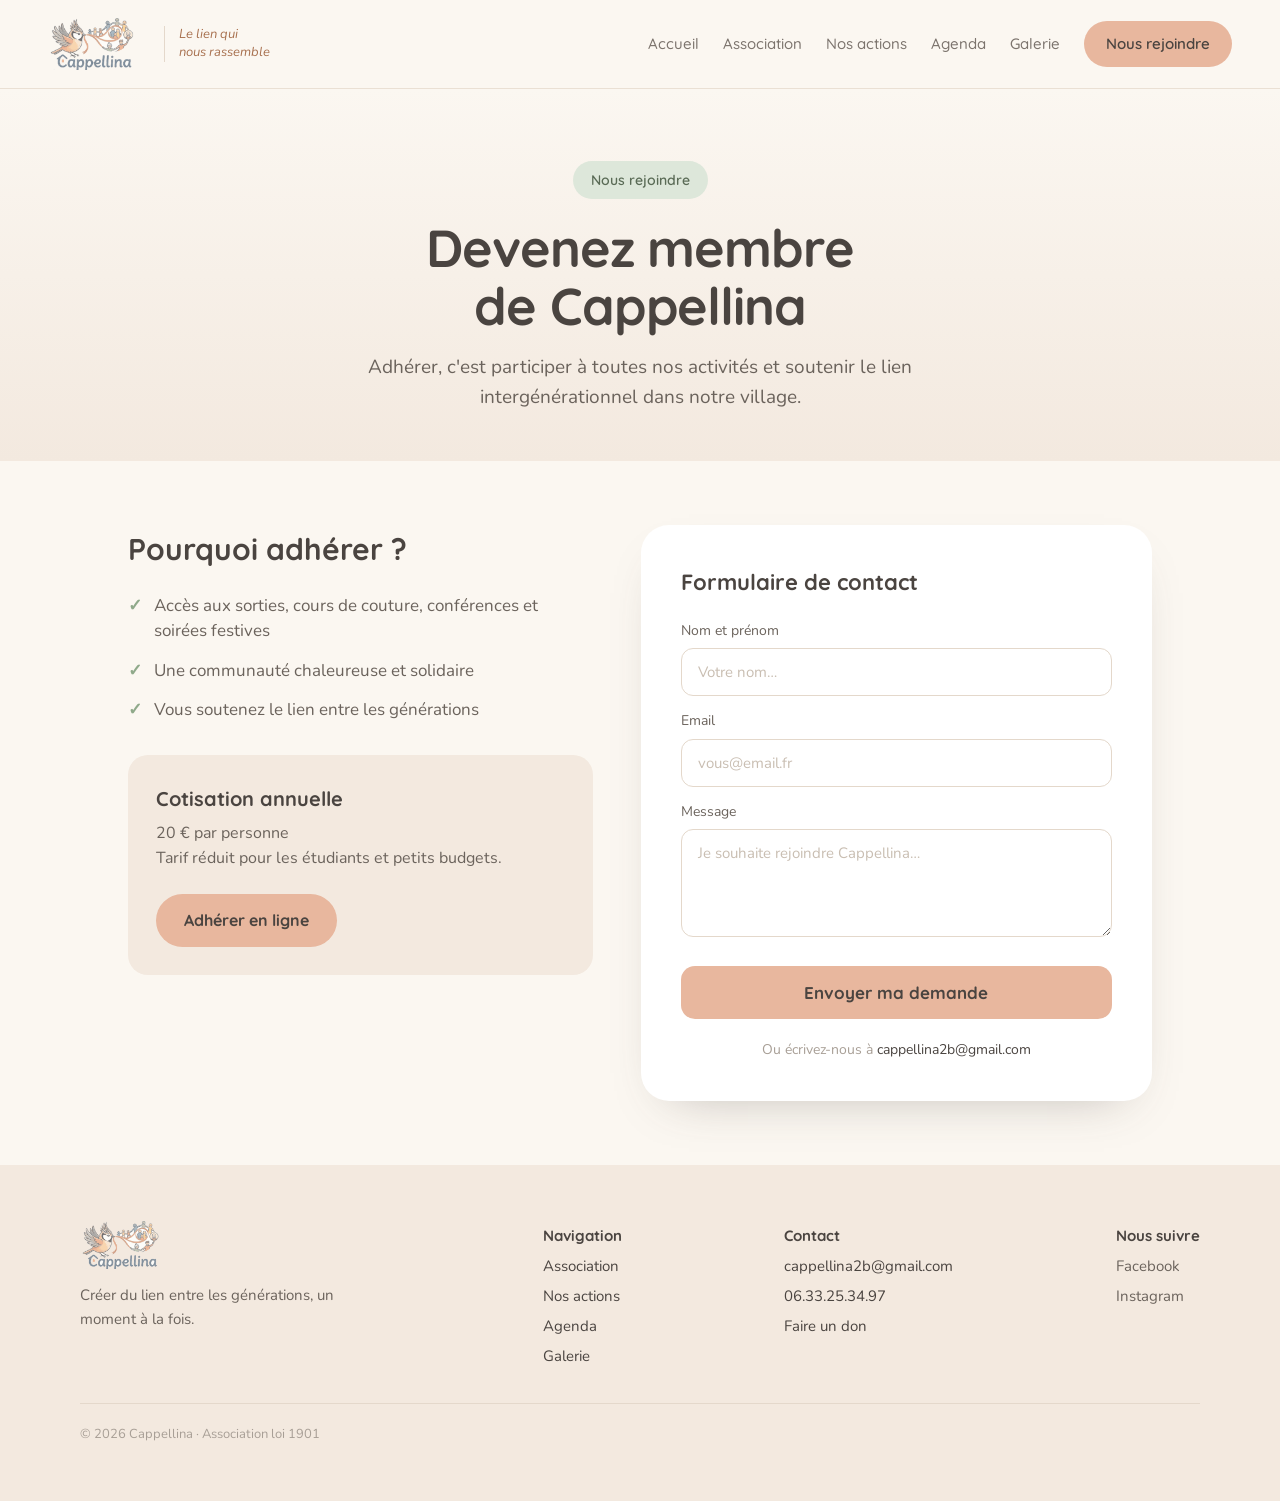
<file: adherer.html>
<!DOCTYPE html>
<html lang="fr">
<head>
<meta charset="utf-8">
<meta name="viewport" content="width=device-width, initial-scale=1">
<title>Nous rejoindre — Cappellina</title>
<meta name="description" content="Adhérer à Cappellina, c'est participer à toutes nos activités et soutenir le lien intergénérationnel. Cotisation 20 € par personne.">
<meta property="og:title" content="Nous rejoindre — Cappellina">
<meta property="og:description" content="Adhérer, c'est participer à toutes nos activités et soutenir le lien intergénérationnel dans notre village.">
<meta property="og:type" content="website">
<meta property="og:image" content="assets/banniere.jpg">
<meta property="og:locale" content="fr_FR">
<link rel="icon" href="assets/logo-cappellina.png">
<link rel="preload" href="assets/fonts/quicksand-700-latin.woff2" as="font" type="font/woff2" crossorigin>
<link rel="preload" href="assets/fonts/nunito-400-latin.woff2" as="font" type="font/woff2" crossorigin>
<link rel="stylesheet" href="assets/css/fonts.css?v=2">
<link rel="stylesheet" href="assets/css/style.css?v=2">
</head>
<body>

<a class="skip-link" href="#contenu">Aller au contenu</a>

<header class="site-header">
  <a class="brand" href="index.html">
    <img class="brand__logo" data-logo width="328" height="168" decoding="async" src="assets/logo-cappellina.png" alt="Cappellina">
    <span class="brand__tagline">Le lien qui<br>nous rassemble</span>
  </a>

  <button class="nav-toggle" type="button" aria-expanded="false" aria-controls="nav-principal" aria-label="Ouvrir le menu">
    <span class="nav-toggle__bar"></span>
    <span class="nav-toggle__bar"></span>
    <span class="nav-toggle__bar"></span>
  </button>

  <nav class="nav" id="nav-principal" aria-label="Navigation principale">
    <a class="nav__link" href="index.html">Accueil</a>
    <a class="nav__link" href="association.html">Association</a>
    <a class="nav__link" href="actions.html">Nos actions</a>
    <a class="nav__link" href="agenda.html">Agenda</a>
    <a class="nav__link" href="galerie.html">Galerie</a>
    <a class="nav__cta" href="adherer.html" aria-current="page">Nous rejoindre</a>
  </nav>
</header>

<main id="contenu">

  <div class="page-head">
    <span class="badge" data-texte="adherer.badge">Nous rejoindre</span>
    <h1 data-texte="adherer.titre">Devenez membre de Cappellina</h1>
    <p data-texte="adherer.chapo">Adhérer, c'est participer à toutes nos activités et soutenir le lien intergénérationnel dans notre village.</p>
  </div>

  <div class="wrap">
    <section class="section--sm">
      <div class="two-col two-col--form">

        <div>
          <h2 class="block-title" data-texte="adherer.pourquoi_titre">Pourquoi adhérer ?</h2>
          <ul class="checklist">
            <li data-texte="adherer.avantage1">Accès aux sorties, cours de couture, conférences et soirées festives</li>
            <li data-texte="adherer.avantage2">Une communauté chaleureuse et solidaire</li>
            <li data-texte="adherer.avantage3">Vous soutenez le lien entre les générations</li>
          </ul>

          <div class="note">
            <div class="note__title" data-texte="adherer.cotisation_titre">Cotisation annuelle</div>
            <p data-texte="adherer.cotisation_texte">20 € par personne<br>Tarif réduit pour les étudiants et petits budgets.</p>

            <!--
              Page HelloAsso de l'association. Ouvre un nouvel onglet pour que
              le futur adhérent garde le site sous la main.
              L'adresse se modifie depuis l'admin (Coordonnées & liens).
            -->
            <p class="note__action">
              <a class="btn btn--primary" data-lien="adhesion"
                 data-texte="adherer.cotisation_bouton"
                 href="https://www.helloasso.com/associations/cappellina"
                 target="_blank" rel="noopener noreferrer"
                 aria-label="Adhérer en ligne sur HelloAsso (ouvre un nouvel onglet)">Adhérer en ligne</a>
            </p>
          </div>
        </div>

        <div class="panel">
          <h2 class="panel__title" data-texte="adherer.formulaire_titre">Formulaire de contact</h2>

          <!--
            Formulaire géré par Netlify Forms : aucune configuration serveur.
            Les demandes arrivent dans l'onglet « Forms » du tableau de bord
            Netlify, avec notification par e-mail si elle est activée.
          -->
          <form class="form-fields"
                name="contact"
                method="POST"
                action="/merci.html"
                data-netlify="true"
                netlify-honeypot="bot-field">
            <input type="hidden" name="form-name" value="contact">
            <p class="hp">
              <label>Ne pas remplir si vous êtes humain : <input name="bot-field"></label>
            </p>

            <div class="field">
              <label for="nom">Nom et prénom</label>
              <input class="input" id="nom" name="nom" type="text" autocomplete="name" placeholder="Votre nom…" required>
            </div>

            <div class="field">
              <label for="email">Email</label>
              <input class="input" id="email" name="email" type="email" autocomplete="email" placeholder="vous@email.fr" required>
            </div>

            <div class="field">
              <label for="message">Message</label>
              <textarea class="input" id="message" name="message" rows="4" placeholder="Je souhaite rejoindre Cappellina…" required></textarea>
            </div>

            <button class="btn btn--block" type="submit">Envoyer ma demande</button>
          </form>

          <p class="panel__note panel__note--lg">Ou écrivez-nous à <a data-contact="email" href="mailto:cappellina2b@gmail.com">cappellina2b@gmail.com</a></p>
        </div>

      </div>
    </section>
  </div>

</main>

<footer class="site-footer">
  <div class="site-footer__cols">
    <div class="site-footer__brand">
      <img class="site-footer__logo" data-logo width="328" height="168" loading="lazy" decoding="async" src="assets/logo-cappellina.png" alt="Cappellina">
      <p data-texte="pied.baseline">Créer du lien entre les générations, un moment à la fois.</p>
    </div>
    <div class="footer-col">
      <strong>Navigation</strong><br>
      <a href="association.html">Association</a><br>
      <a href="actions.html">Nos actions</a><br>
      <a href="agenda.html">Agenda</a><br>
      <a href="galerie.html">Galerie</a>
    </div>
    <div class="footer-col">
      <strong>Contact</strong><br>
      <a data-contact="email" href="mailto:cappellina2b@gmail.com">cappellina2b@gmail.com</a><br>
      <a data-contact="telephone" href="tel:+33633253497">06.33.25.34.97</a><br>
      <a href="don.html">Faire un don</a>
    </div>
    <div class="footer-col">
      <strong>Nous suivre</strong><br>
      <span data-reseau="facebook">Facebook</span><br>
      <span data-reseau="instagram">Instagram</span>
    </div>
  </div>
  <div class="site-footer__legal" data-texte="pied.mentions">© 2026 Cappellina · Association loi 1901</div>
</footer>

<script src="assets/js/main.js?v=2" defer></script>
<script src="assets/js/render.js?v=2" defer></script>
</body>
</html>
</file>
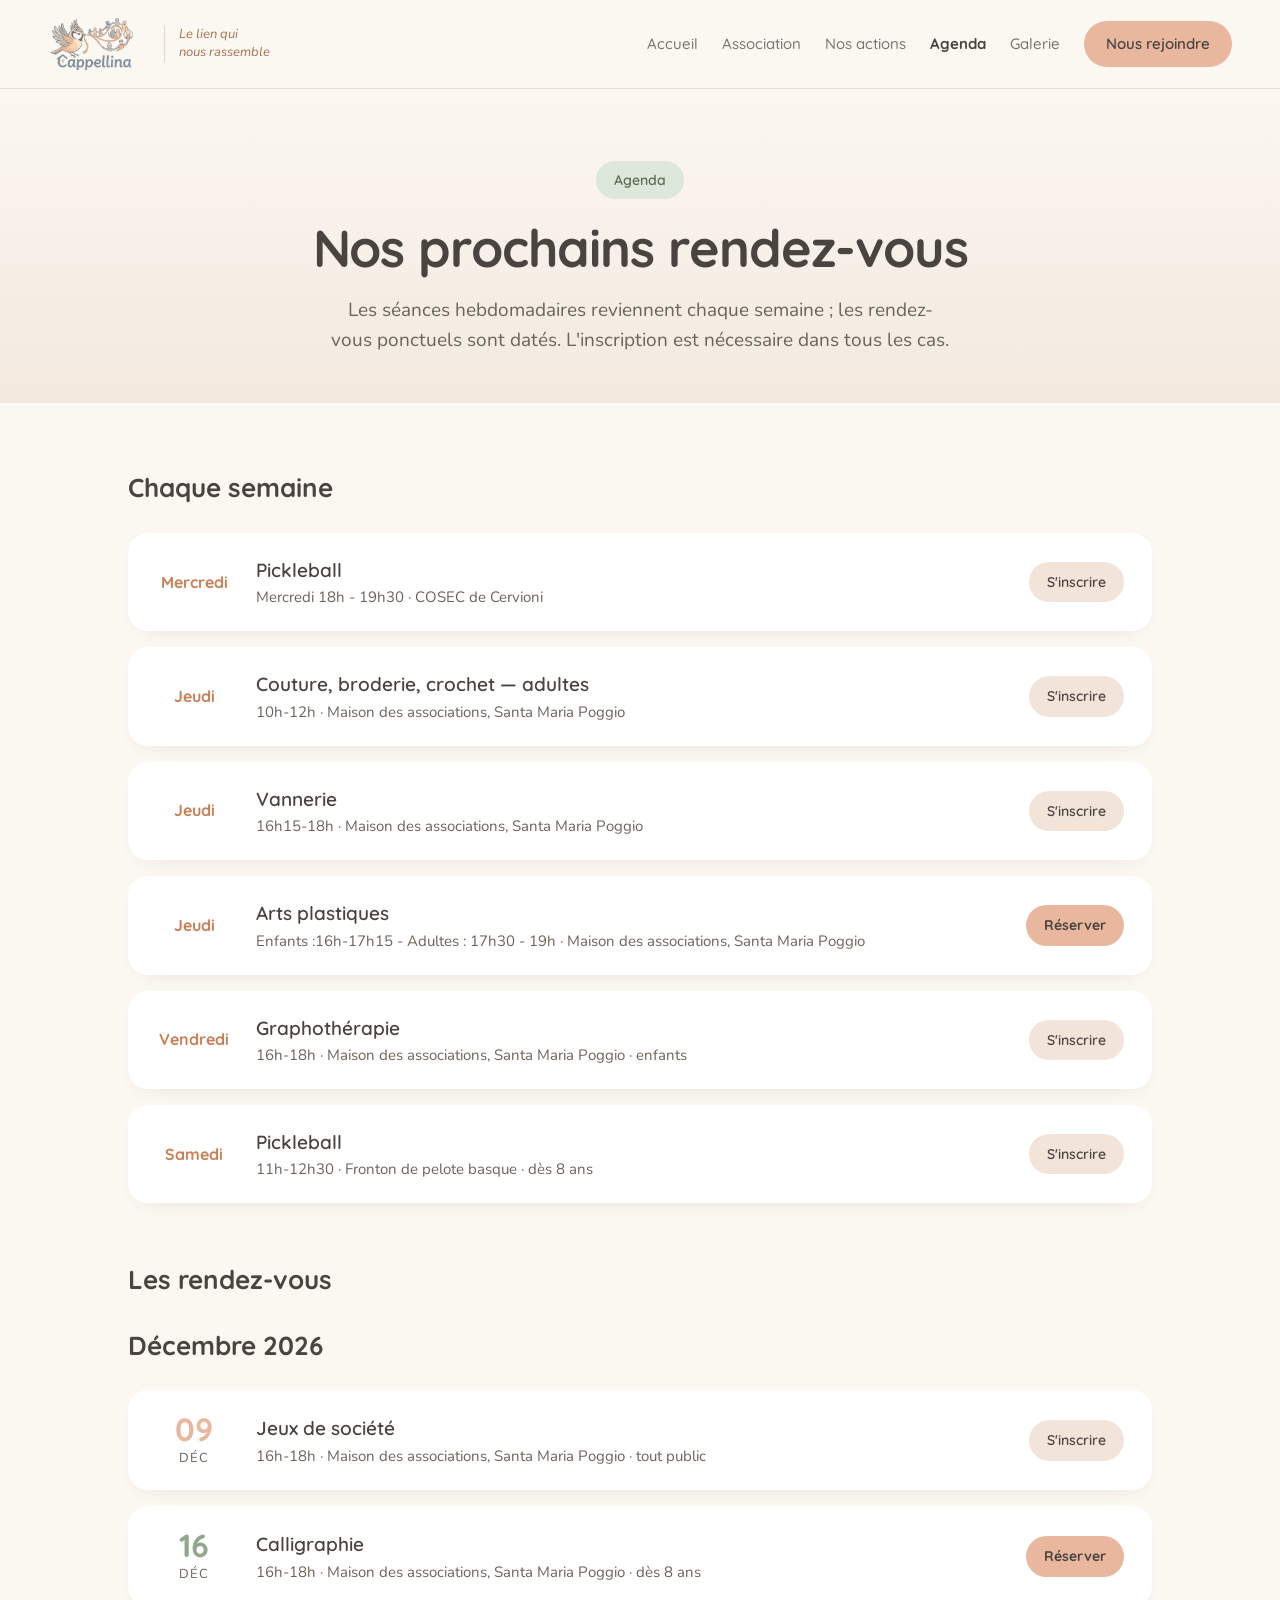
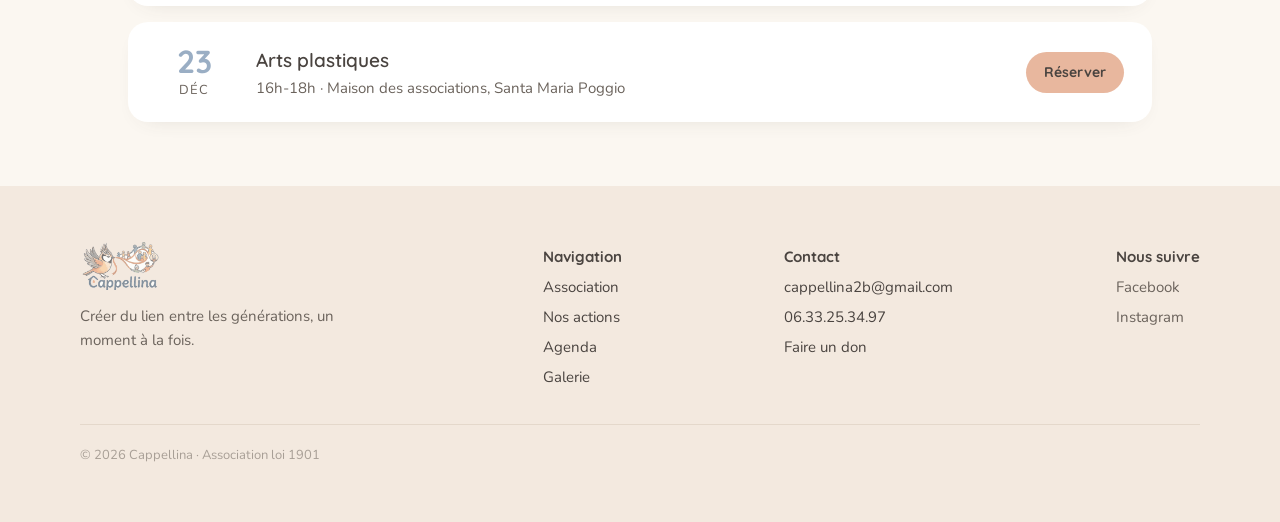
<file: agenda.html>
<!DOCTYPE html>
<html lang="fr">
<head>
<meta charset="utf-8">
<meta name="viewport" content="width=device-width, initial-scale=1">
<title>Agenda — Cappellina</title>
<meta name="description" content="Retrouvez tous les prochains rendez-vous de Cappellina : sorties, cours de couture, conférences et soirées festives.">
<meta property="og:title" content="Agenda — Cappellina">
<meta property="og:description" content="Retrouvez toutes nos activités. L'inscription se fait sur place ou en nous contactant.">
<meta property="og:type" content="website">
<meta property="og:image" content="assets/banniere.jpg">
<meta property="og:locale" content="fr_FR">
<link rel="icon" href="assets/logo-cappellina.png">
<link rel="preload" href="assets/fonts/quicksand-700-latin.woff2" as="font" type="font/woff2" crossorigin>
<link rel="preload" href="assets/fonts/nunito-400-latin.woff2" as="font" type="font/woff2" crossorigin>
<link rel="stylesheet" href="assets/css/fonts.css?v=2">
<link rel="stylesheet" href="assets/css/style.css?v=2">
</head>
<body>

<a class="skip-link" href="#contenu">Aller au contenu</a>

<header class="site-header">
  <a class="brand" href="index.html">
    <img class="brand__logo" data-logo width="328" height="168" decoding="async" src="assets/logo-cappellina.png" alt="Cappellina">
    <span class="brand__tagline">Le lien qui<br>nous rassemble</span>
  </a>

  <button class="nav-toggle" type="button" aria-expanded="false" aria-controls="nav-principal" aria-label="Ouvrir le menu">
    <span class="nav-toggle__bar"></span>
    <span class="nav-toggle__bar"></span>
    <span class="nav-toggle__bar"></span>
  </button>

  <nav class="nav" id="nav-principal" aria-label="Navigation principale">
    <a class="nav__link" href="index.html">Accueil</a>
    <a class="nav__link" href="association.html">Association</a>
    <a class="nav__link" href="actions.html">Nos actions</a>
    <a class="nav__link" href="agenda.html" aria-current="page">Agenda</a>
    <a class="nav__link" href="galerie.html">Galerie</a>
    <a class="nav__cta" href="adherer.html">Nous rejoindre</a>
  </nav>
</header>

<main id="contenu">

  <div class="page-head">
    <span class="badge" data-texte="agenda.badge">Agenda</span>
    <h1 data-texte="agenda.titre">Nos prochains rendez-vous</h1>
    <p data-texte="agenda.chapo">Les séances hebdomadaires reviennent chaque semaine ; les rendez-vous ponctuels sont datés. L'inscription est nécessaire dans tous les cas.</p>
  </div>

  <div class="wrap">
    <section class="section--sm">

      <!--
        RYTHME HEBDOMADAIRE
        Ces séances reviennent chaque semaine : les lister date par date
        représenterait une cinquantaine de lignes qui n'apprendraient rien de
        plus que « tous les jeudis ». Elles sont donc décrites une fois ici,
        et l'agenda daté ci-dessous ne porte que les rendez-vous ponctuels.

        Elles se modifient depuis l'espace admin (/admin → Agenda → Séances
        hebdomadaires) et sont lues dans assets/data/agenda.json. Les séances
        ci-dessous sont celles de la dernière mise en ligne : elles restent
        affichées pour les visiteurs sans JavaScript et sont remplacées dès que
        le fichier est chargé. Inutile de les tenir à jour à la main.
      -->
      <h2 class="agenda-month" data-texte="agenda.rythme_titre">Chaque semaine</h2>
      <div id="agenda-rythme">
      <div class="events">
        <article class="event event--rythme">
          <div class="event__date"><div class="event__jour">Jeudi</div></div>
          <div class="event__body">
            <div class="event__title">Couture, broderie, crochet — adultes</div>
            <div class="event__meta">10h-12h · Maison des associations, Santa Maria Poggio</div>
          </div>
          <a class="btn btn--sm event__cta" href="adherer.html" aria-label="S'inscrire — Couture, broderie, crochet — adultes">S'inscrire</a>
        </article>
        <article class="event event--rythme">
          <div class="event__date"><div class="event__jour">Jeudi</div></div>
          <div class="event__body">
            <div class="event__title">Couture, broderie, crochet — enfants</div>
            <div class="event__meta">16h-18h · Maison des associations, Santa Maria Poggio</div>
          </div>
          <a class="btn btn--sm event__cta" href="adherer.html" aria-label="S'inscrire — Couture, broderie, crochet — enfants">S'inscrire</a>
        </article>
        <article class="event event--rythme">
          <div class="event__date"><div class="event__jour">Jeudi</div></div>
          <div class="event__body">
            <div class="event__title">Arts plastiques — adultes</div>
            <div class="event__meta">16h-18h · Maison des associations, Santa Maria Poggio</div>
          </div>
          <a class="btn btn--sm event__cta event__cta--billet" href="https://www.helloasso.com/associations/cappellina" target="_blank" rel="noopener noreferrer" aria-label="Réserver — Arts plastiques — adultes (ouvre un nouvel onglet)">Réserver</a>
        </article>
        <article class="event event--rythme">
          <div class="event__date"><div class="event__jour">Vendredi</div></div>
          <div class="event__body">
            <div class="event__title">Graphothérapie</div>
            <div class="event__meta">16h-18h · Maison des associations, Santa Maria Poggio · enfants</div>
          </div>
          <a class="btn btn--sm event__cta" href="adherer.html" aria-label="S'inscrire — Graphothérapie">S'inscrire</a>
        </article>
        <article class="event event--rythme">
          <div class="event__date"><div class="event__jour">Samedi</div></div>
          <div class="event__body">
            <div class="event__title">Pickleball</div>
            <div class="event__meta">11h-12h30 · Fronton de pelote basque · dès 8 ans</div>
          </div>
          <a class="btn btn--sm event__cta" href="adherer.html" aria-label="S'inscrire — Pickleball">S'inscrire</a>
        </article>
      </div>
      </div><!-- /#agenda-rythme -->

      <h2 class="agenda-month agenda-month--espace" data-texte="agenda.rdv_titre">Les rendez-vous</h2>
      <div id="agenda-liste">
        <p class="vide">Chargement de l'agenda…</p>
      </div>

      <noscript>
        <p class="vide">L'agenda nécessite JavaScript pour s'afficher.
        Écrivez-nous à <a data-contact="email" href="mailto:cappellina2b@gmail.com">cappellina2b@gmail.com</a>
        pour connaître les prochains rendez-vous.</p>
      </noscript>

    </section>
  </div>

</main>

<footer class="site-footer">
  <div class="site-footer__cols">
    <div class="site-footer__brand">
      <img class="site-footer__logo" data-logo width="328" height="168" loading="lazy" decoding="async" src="assets/logo-cappellina.png" alt="Cappellina">
      <p data-texte="pied.baseline">Créer du lien entre les générations, un moment à la fois.</p>
    </div>
    <div class="footer-col">
      <strong>Navigation</strong><br>
      <a href="association.html">Association</a><br>
      <a href="actions.html">Nos actions</a><br>
      <a href="agenda.html">Agenda</a><br>
      <a href="galerie.html">Galerie</a>
    </div>
    <div class="footer-col">
      <strong>Contact</strong><br>
      <a data-contact="email" href="mailto:cappellina2b@gmail.com">cappellina2b@gmail.com</a><br>
      <a data-contact="telephone" href="tel:+33633253497">06.33.25.34.97</a><br>
      <a href="don.html">Faire un don</a>
    </div>
    <div class="footer-col">
      <strong>Nous suivre</strong><br>
      <span data-reseau="facebook">Facebook</span><br>
      <span data-reseau="instagram">Instagram</span>
    </div>
  </div>
  <div class="site-footer__legal" data-texte="pied.mentions">© 2026 Cappellina · Association loi 1901</div>
</footer>

<script src="assets/js/main.js?v=2" defer></script>
<script src="assets/js/render.js?v=2" defer></script>
</body>
</html>
</file>
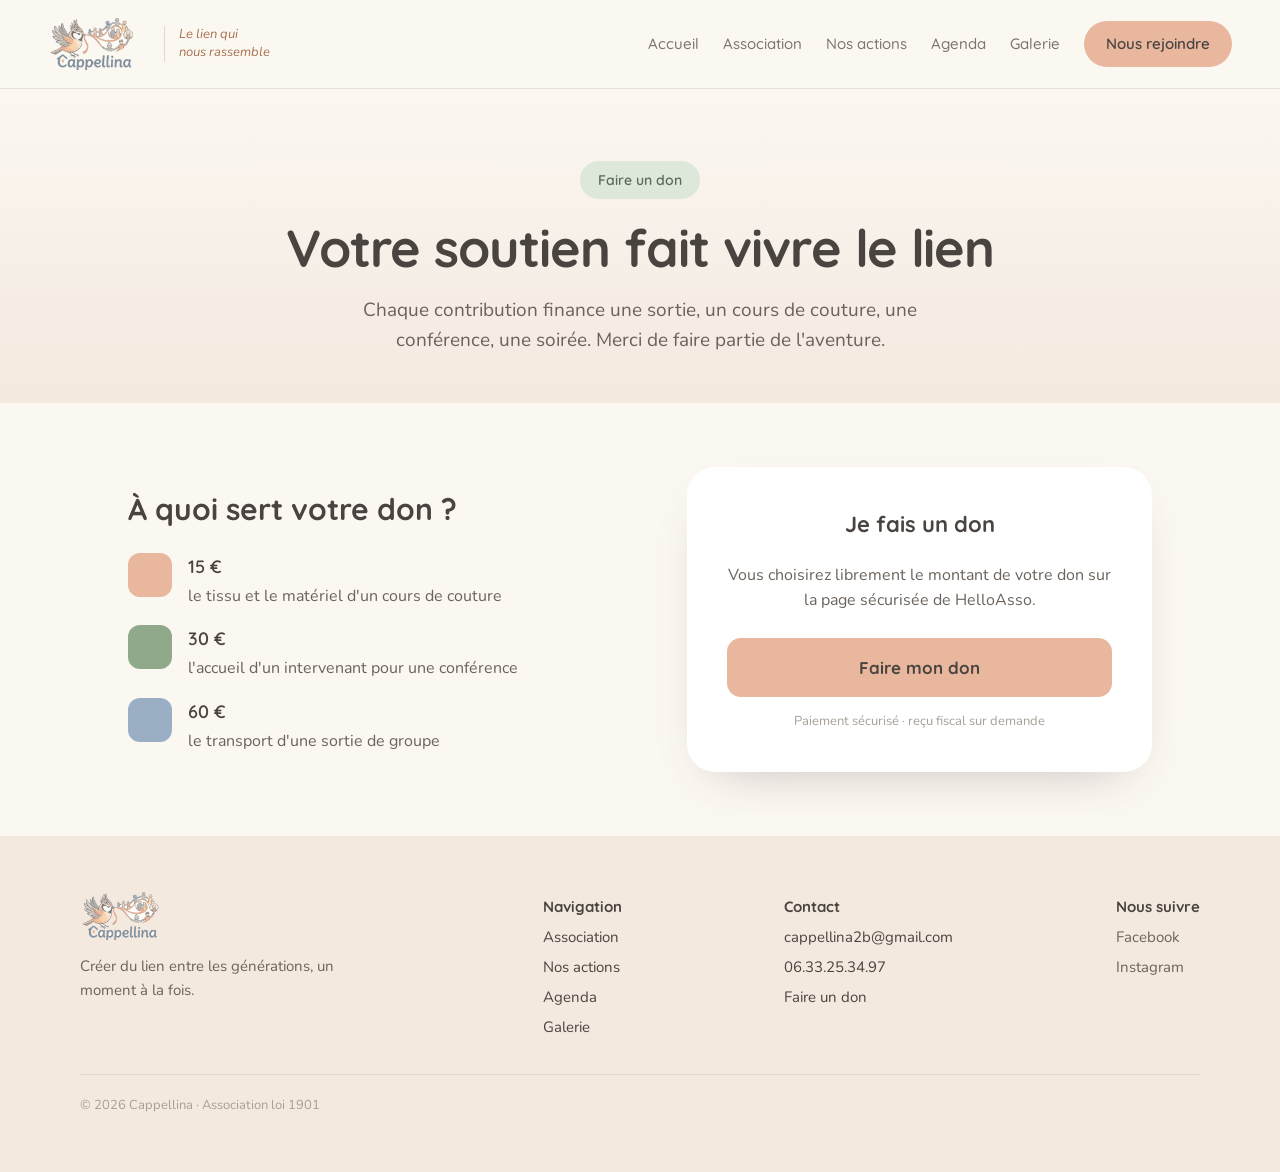
<file: don.html>
<!DOCTYPE html>
<html lang="fr">
<head>
<meta charset="utf-8">
<meta name="viewport" content="width=device-width, initial-scale=1">
<title>Faire un don — Cappellina</title>
<meta name="description" content="Chaque contribution finance une sortie, un cours de couture, une conférence, une soirée. Soutenez Cappellina — reçu fiscal sur demande.">
<meta property="og:title" content="Faire un don — Cappellina">
<meta property="og:description" content="Chaque contribution finance une sortie, un cours de couture, une conférence, une soirée. Merci de faire partie de l'aventure.">
<meta property="og:type" content="website">
<meta property="og:image" content="assets/banniere.jpg">
<meta property="og:locale" content="fr_FR">
<link rel="icon" href="assets/logo-cappellina.png">
<link rel="preload" href="assets/fonts/quicksand-700-latin.woff2" as="font" type="font/woff2" crossorigin>
<link rel="preload" href="assets/fonts/nunito-400-latin.woff2" as="font" type="font/woff2" crossorigin>
<link rel="stylesheet" href="assets/css/fonts.css?v=2">
<link rel="stylesheet" href="assets/css/style.css?v=2">
</head>
<body>

<a class="skip-link" href="#contenu">Aller au contenu</a>

<header class="site-header">
  <a class="brand" href="index.html">
    <img class="brand__logo" data-logo width="328" height="168" decoding="async" src="assets/logo-cappellina.png" alt="Cappellina">
    <span class="brand__tagline">Le lien qui<br>nous rassemble</span>
  </a>

  <button class="nav-toggle" type="button" aria-expanded="false" aria-controls="nav-principal" aria-label="Ouvrir le menu">
    <span class="nav-toggle__bar"></span>
    <span class="nav-toggle__bar"></span>
    <span class="nav-toggle__bar"></span>
  </button>

  <nav class="nav" id="nav-principal" aria-label="Navigation principale">
    <a class="nav__link" href="index.html">Accueil</a>
    <a class="nav__link" href="association.html">Association</a>
    <a class="nav__link" href="actions.html">Nos actions</a>
    <a class="nav__link" href="agenda.html">Agenda</a>
    <a class="nav__link" href="galerie.html">Galerie</a>
    <a class="nav__cta" href="adherer.html">Nous rejoindre</a>
  </nav>
</header>

<main id="contenu">

  <div class="page-head">
    <span class="badge" data-texte="don.badge">Faire un don</span>
    <h1 data-texte="don.titre">Votre soutien fait vivre le lien</h1>
    <p data-texte="don.chapo">Chaque contribution finance une sortie, un cours de couture, une conférence, une soirée. Merci de faire partie de l'aventure.</p>
  </div>

  <div class="wrap">
    <section class="section--sm">
      <div class="two-col">

        <div>
          <h2 class="block-title" data-texte="don.usage_titre">À quoi sert votre don ?</h2>
          <div class="tiers">
            <div class="tier">
              <div class="tier__dot bg-peach"></div>
              <div>
                <div class="tier__amount" data-texte="don.palier1_montant">15 €</div>
                <p data-texte="don.palier1_texte">le tissu et le matériel d'un cours de couture</p>
              </div>
            </div>
            <div class="tier">
              <div class="tier__dot bg-sage"></div>
              <div>
                <div class="tier__amount" data-texte="don.palier2_montant">30 €</div>
                <p data-texte="don.palier2_texte">l'accueil d'un intervenant pour une conférence</p>
              </div>
            </div>
            <div class="tier">
              <div class="tier__dot bg-blue"></div>
              <div>
                <div class="tier__amount" data-texte="don.palier3_montant">60 €</div>
                <p data-texte="don.palier3_texte">le transport d'une sortie de groupe</p>
              </div>
            </div>
          </div>
        </div>

        <div class="panel">
          <h2 class="panel__title panel__title--center" data-texte="don.panneau_titre">Je fais un don</h2>

          <p class="panel__lead" data-texte="don.panneau_texte">Vous choisirez librement le montant de votre don sur la page sécurisée de HelloAsso.</p>

          <!--
            Formulaire de don HelloAsso : paiement sécurisé et reçu fiscal
            gérés de leur côté. Ouvre un nouvel onglet pour que le donateur
            ne perde pas le site.
            L'adresse se modifie depuis l'admin (Coordonnées & liens).
          -->
          <a class="btn btn--block" data-lien="don" data-texte="don.panneau_bouton"
             href="https://www.helloasso.com/associations/cappellina/formulaires/1?_gl=1*1d8xe1*_gcl_aw*R0NMLjE3ODU2MDEyMDEuQ2owS0NRanc1SlhGQmhDckFSSXNBTDFja1B0MlBpV2xPei1lNmg3bTBURVpZVkNNRXk4dDJPcThpRl9MUzVkRjVXcW5Da3Q0WHA5TkdQTWFBc1FMRUFMd193Y0I.*_gcl_au*MTM1ODkzOTAwOC4xNzgwMjA2ODM2Li0uLS4xNzg1NjAxMjMzLjIyNDExNjU5OC4xNzg1NTgzNDY0LjE3ODU2MDcwMDY."
             target="_blank" rel="noopener noreferrer"
             aria-label="Faire mon don sur HelloAsso (ouvre un nouvel onglet)">Faire mon don</a>

          <p class="panel__note" data-texte="don.panneau_note">Paiement sécurisé · reçu fiscal sur demande</p>
        </div>

      </div>
    </section>
  </div>

</main>

<footer class="site-footer">
  <div class="site-footer__cols">
    <div class="site-footer__brand">
      <img class="site-footer__logo" data-logo width="328" height="168" loading="lazy" decoding="async" src="assets/logo-cappellina.png" alt="Cappellina">
      <p data-texte="pied.baseline">Créer du lien entre les générations, un moment à la fois.</p>
    </div>
    <div class="footer-col">
      <strong>Navigation</strong><br>
      <a href="association.html">Association</a><br>
      <a href="actions.html">Nos actions</a><br>
      <a href="agenda.html">Agenda</a><br>
      <a href="galerie.html">Galerie</a>
    </div>
    <div class="footer-col">
      <strong>Contact</strong><br>
      <a data-contact="email" href="mailto:cappellina2b@gmail.com">cappellina2b@gmail.com</a><br>
      <a data-contact="telephone" href="tel:+33633253497">06.33.25.34.97</a><br>
      <a href="don.html">Faire un don</a>
    </div>
    <div class="footer-col">
      <strong>Nous suivre</strong><br>
      <span data-reseau="facebook">Facebook</span><br>
      <span data-reseau="instagram">Instagram</span>
    </div>
  </div>
  <div class="site-footer__legal" data-texte="pied.mentions">© 2026 Cappellina · Association loi 1901</div>
</footer>

<script src="assets/js/main.js?v=2" defer></script>
<script src="assets/js/render.js?v=2" defer></script>
</body>
</html>
</file>
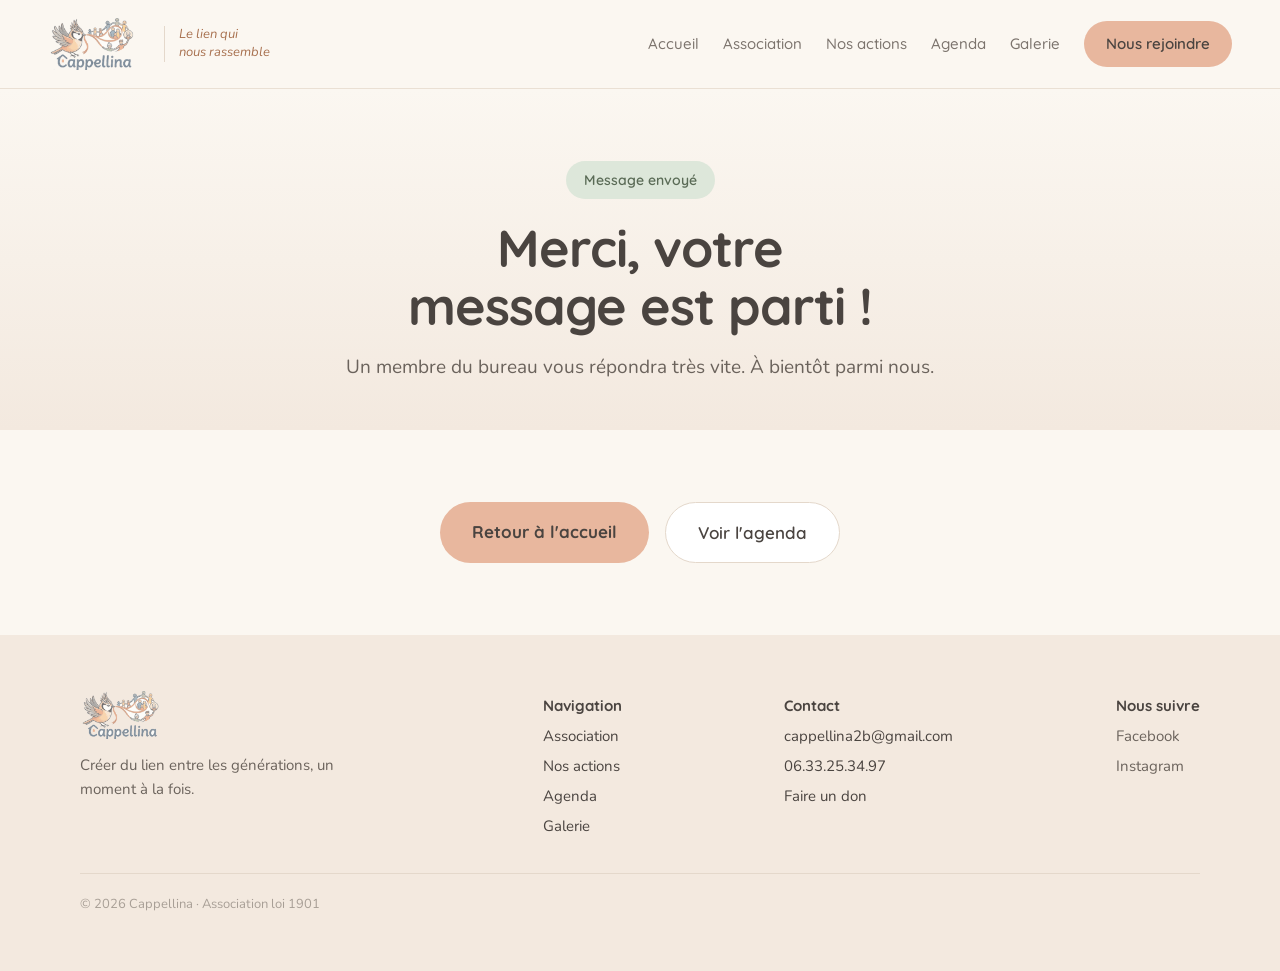
<file: merci.html>
<!DOCTYPE html>
<html lang="fr">
<head>
<meta charset="utf-8">
<meta name="viewport" content="width=device-width, initial-scale=1">
<title>Merci ! — Cappellina</title>
<meta name="description" content="Votre message a bien été envoyé à l'association Cappellina.">
<meta name="robots" content="noindex">
<link rel="icon" href="assets/logo-cappellina.png">
<link rel="preload" href="assets/fonts/quicksand-700-latin.woff2" as="font" type="font/woff2" crossorigin>
<link rel="preload" href="assets/fonts/nunito-400-latin.woff2" as="font" type="font/woff2" crossorigin>
<link rel="stylesheet" href="assets/css/fonts.css?v=2">
<link rel="stylesheet" href="assets/css/style.css?v=2">
</head>
<body>

<a class="skip-link" href="#contenu">Aller au contenu</a>

<header class="site-header">
  <a class="brand" href="index.html">
    <img class="brand__logo" data-logo width="328" height="168" decoding="async" src="assets/logo-cappellina.png" alt="Cappellina">
    <span class="brand__tagline">Le lien qui<br>nous rassemble</span>
  </a>

  <button class="nav-toggle" type="button" aria-expanded="false" aria-controls="nav-principal" aria-label="Ouvrir le menu">
    <span class="nav-toggle__bar"></span>
    <span class="nav-toggle__bar"></span>
    <span class="nav-toggle__bar"></span>
  </button>

  <nav class="nav" id="nav-principal" aria-label="Navigation principale">
    <a class="nav__link" href="index.html">Accueil</a>
    <a class="nav__link" href="association.html">Association</a>
    <a class="nav__link" href="actions.html">Nos actions</a>
    <a class="nav__link" href="agenda.html">Agenda</a>
    <a class="nav__link" href="galerie.html">Galerie</a>
    <a class="nav__cta" href="adherer.html">Nous rejoindre</a>
  </nav>
</header>

<main id="contenu">

  <div class="page-head">
    <span class="badge" data-texte="merci.badge">Message envoyé</span>
    <h1 data-texte="merci.titre">Merci, votre message est parti !</h1>
    <p data-texte="merci.chapo">Un membre du bureau vous répondra très vite. À bientôt parmi nous.</p>
  </div>

  <div class="wrap">
    <section class="section section--center">
      <div class="hero__actions">
        <a class="btn btn--primary" href="index.html">Retour à l'accueil</a>
        <a class="btn btn--ghost" href="agenda.html">Voir l'agenda</a>
      </div>
    </section>
  </div>

</main>

<footer class="site-footer">
  <div class="site-footer__cols">
    <div class="site-footer__brand">
      <img class="site-footer__logo" data-logo width="328" height="168" loading="lazy" decoding="async" src="assets/logo-cappellina.png" alt="Cappellina">
      <p data-texte="pied.baseline">Créer du lien entre les générations, un moment à la fois.</p>
    </div>
    <div class="footer-col">
      <strong>Navigation</strong><br>
      <a href="association.html">Association</a><br>
      <a href="actions.html">Nos actions</a><br>
      <a href="agenda.html">Agenda</a><br>
      <a href="galerie.html">Galerie</a>
    </div>
    <div class="footer-col">
      <strong>Contact</strong><br>
      <a data-contact="email" href="mailto:cappellina2b@gmail.com">cappellina2b@gmail.com</a><br>
      <a data-contact="telephone" href="tel:+33633253497">06.33.25.34.97</a><br>
      <a href="don.html">Faire un don</a>
    </div>
    <div class="footer-col">
      <strong>Nous suivre</strong><br>
      <span data-reseau="facebook">Facebook</span><br>
      <span data-reseau="instagram">Instagram</span>
    </div>
  </div>
  <div class="site-footer__legal" data-texte="pied.mentions">© 2026 Cappellina · Association loi 1901</div>
</footer>

<script src="assets/js/main.js?v=2" defer></script>
<script src="assets/js/render.js?v=2" defer></script>
</body>
</html>
</file>
<file: assets/css/fonts.css>
/* ==========================================================================
   Polices auto-hébergées — Quicksand (titres) + Nunito (corps de texte)
   Sous-ensembles latin et latin-ext, format woff2.

   Auto-hébergées plutôt que chargées depuis fonts.googleapis.com :
   aucune requête vers un serveur tiers, donc pas de transfert d'adresse IP
   des visiteurs (RGPD), et une page qui s'affiche même si le CDN est bloqué.

   Fichiers d'origine : Google Fonts — licence SIL Open Font License 1.1.
   ========================================================================== */

/* Nunito 400 italic — latin-ext */
@font-face {
  font-family: 'Nunito';
  font-style: italic;
  font-weight: 400;
  font-display: swap;
  src: url(../fonts/nunito-400-italic-latin-ext.woff2) format('woff2');
  unicode-range: U+0100-02BA, U+02BD-02C5, U+02C7-02CC, U+02CE-02D7, U+02DD-02FF, U+0304, U+0308, U+0329, U+1D00-1DBF, U+1E00-1E9F, U+1EF2-1EFF, U+2020, U+20A0-20AB, U+20AD-20C0, U+2113, U+2C60-2C7F, U+A720-A7FF;
}

/* Nunito 400 italic — latin */
@font-face {
  font-family: 'Nunito';
  font-style: italic;
  font-weight: 400;
  font-display: swap;
  src: url(../fonts/nunito-400-italic-latin.woff2) format('woff2');
  unicode-range: U+0000-00FF, U+0131, U+0152-0153, U+02BB-02BC, U+02C6, U+02DA, U+02DC, U+0304, U+0308, U+0329, U+2000-206F, U+20AC, U+2122, U+2191, U+2193, U+2212, U+2215, U+FEFF, U+FFFD;
}

/* Nunito 400 — latin-ext */
@font-face {
  font-family: 'Nunito';
  font-style: normal;
  font-weight: 400;
  font-display: swap;
  src: url(../fonts/nunito-400-latin-ext.woff2) format('woff2');
  unicode-range: U+0100-02BA, U+02BD-02C5, U+02C7-02CC, U+02CE-02D7, U+02DD-02FF, U+0304, U+0308, U+0329, U+1D00-1DBF, U+1E00-1E9F, U+1EF2-1EFF, U+2020, U+20A0-20AB, U+20AD-20C0, U+2113, U+2C60-2C7F, U+A720-A7FF;
}

/* Nunito 400 — latin */
@font-face {
  font-family: 'Nunito';
  font-style: normal;
  font-weight: 400;
  font-display: swap;
  src: url(../fonts/nunito-400-latin.woff2) format('woff2');
  unicode-range: U+0000-00FF, U+0131, U+0152-0153, U+02BB-02BC, U+02C6, U+02DA, U+02DC, U+0304, U+0308, U+0329, U+2000-206F, U+20AC, U+2122, U+2191, U+2193, U+2212, U+2215, U+FEFF, U+FFFD;
}

/* Nunito 500 — latin-ext */
@font-face {
  font-family: 'Nunito';
  font-style: normal;
  font-weight: 500;
  font-display: swap;
  src: url(../fonts/nunito-500-latin-ext.woff2) format('woff2');
  unicode-range: U+0100-02BA, U+02BD-02C5, U+02C7-02CC, U+02CE-02D7, U+02DD-02FF, U+0304, U+0308, U+0329, U+1D00-1DBF, U+1E00-1E9F, U+1EF2-1EFF, U+2020, U+20A0-20AB, U+20AD-20C0, U+2113, U+2C60-2C7F, U+A720-A7FF;
}

/* Nunito 500 — latin */
@font-face {
  font-family: 'Nunito';
  font-style: normal;
  font-weight: 500;
  font-display: swap;
  src: url(../fonts/nunito-500-latin.woff2) format('woff2');
  unicode-range: U+0000-00FF, U+0131, U+0152-0153, U+02BB-02BC, U+02C6, U+02DA, U+02DC, U+0304, U+0308, U+0329, U+2000-206F, U+20AC, U+2122, U+2191, U+2193, U+2212, U+2215, U+FEFF, U+FFFD;
}

/* Nunito 600 — latin-ext */
@font-face {
  font-family: 'Nunito';
  font-style: normal;
  font-weight: 600;
  font-display: swap;
  src: url(../fonts/nunito-600-latin-ext.woff2) format('woff2');
  unicode-range: U+0100-02BA, U+02BD-02C5, U+02C7-02CC, U+02CE-02D7, U+02DD-02FF, U+0304, U+0308, U+0329, U+1D00-1DBF, U+1E00-1E9F, U+1EF2-1EFF, U+2020, U+20A0-20AB, U+20AD-20C0, U+2113, U+2C60-2C7F, U+A720-A7FF;
}

/* Nunito 600 — latin */
@font-face {
  font-family: 'Nunito';
  font-style: normal;
  font-weight: 600;
  font-display: swap;
  src: url(../fonts/nunito-600-latin.woff2) format('woff2');
  unicode-range: U+0000-00FF, U+0131, U+0152-0153, U+02BB-02BC, U+02C6, U+02DA, U+02DC, U+0304, U+0308, U+0329, U+2000-206F, U+20AC, U+2122, U+2191, U+2193, U+2212, U+2215, U+FEFF, U+FFFD;
}

/* Nunito 700 — latin-ext */
@font-face {
  font-family: 'Nunito';
  font-style: normal;
  font-weight: 700;
  font-display: swap;
  src: url(../fonts/nunito-700-latin-ext.woff2) format('woff2');
  unicode-range: U+0100-02BA, U+02BD-02C5, U+02C7-02CC, U+02CE-02D7, U+02DD-02FF, U+0304, U+0308, U+0329, U+1D00-1DBF, U+1E00-1E9F, U+1EF2-1EFF, U+2020, U+20A0-20AB, U+20AD-20C0, U+2113, U+2C60-2C7F, U+A720-A7FF;
}

/* Nunito 700 — latin */
@font-face {
  font-family: 'Nunito';
  font-style: normal;
  font-weight: 700;
  font-display: swap;
  src: url(../fonts/nunito-700-latin.woff2) format('woff2');
  unicode-range: U+0000-00FF, U+0131, U+0152-0153, U+02BB-02BC, U+02C6, U+02DA, U+02DC, U+0304, U+0308, U+0329, U+2000-206F, U+20AC, U+2122, U+2191, U+2193, U+2212, U+2215, U+FEFF, U+FFFD;
}

/* Quicksand 400 — latin-ext */
@font-face {
  font-family: 'Quicksand';
  font-style: normal;
  font-weight: 400;
  font-display: swap;
  src: url(../fonts/quicksand-400-latin-ext.woff2) format('woff2');
  unicode-range: U+0100-02BA, U+02BD-02C5, U+02C7-02CC, U+02CE-02D7, U+02DD-02FF, U+0304, U+0308, U+0329, U+1D00-1DBF, U+1E00-1E9F, U+1EF2-1EFF, U+2020, U+20A0-20AB, U+20AD-20C0, U+2113, U+2C60-2C7F, U+A720-A7FF;
}

/* Quicksand 400 — latin */
@font-face {
  font-family: 'Quicksand';
  font-style: normal;
  font-weight: 400;
  font-display: swap;
  src: url(../fonts/quicksand-400-latin.woff2) format('woff2');
  unicode-range: U+0000-00FF, U+0131, U+0152-0153, U+02BB-02BC, U+02C6, U+02DA, U+02DC, U+0304, U+0308, U+0329, U+2000-206F, U+20AC, U+2122, U+2191, U+2193, U+2212, U+2215, U+FEFF, U+FFFD;
}

/* Quicksand 500 — latin-ext */
@font-face {
  font-family: 'Quicksand';
  font-style: normal;
  font-weight: 500;
  font-display: swap;
  src: url(../fonts/quicksand-500-latin-ext.woff2) format('woff2');
  unicode-range: U+0100-02BA, U+02BD-02C5, U+02C7-02CC, U+02CE-02D7, U+02DD-02FF, U+0304, U+0308, U+0329, U+1D00-1DBF, U+1E00-1E9F, U+1EF2-1EFF, U+2020, U+20A0-20AB, U+20AD-20C0, U+2113, U+2C60-2C7F, U+A720-A7FF;
}

/* Quicksand 500 — latin */
@font-face {
  font-family: 'Quicksand';
  font-style: normal;
  font-weight: 500;
  font-display: swap;
  src: url(../fonts/quicksand-500-latin.woff2) format('woff2');
  unicode-range: U+0000-00FF, U+0131, U+0152-0153, U+02BB-02BC, U+02C6, U+02DA, U+02DC, U+0304, U+0308, U+0329, U+2000-206F, U+20AC, U+2122, U+2191, U+2193, U+2212, U+2215, U+FEFF, U+FFFD;
}

/* Quicksand 600 — latin-ext */
@font-face {
  font-family: 'Quicksand';
  font-style: normal;
  font-weight: 600;
  font-display: swap;
  src: url(../fonts/quicksand-600-latin-ext.woff2) format('woff2');
  unicode-range: U+0100-02BA, U+02BD-02C5, U+02C7-02CC, U+02CE-02D7, U+02DD-02FF, U+0304, U+0308, U+0329, U+1D00-1DBF, U+1E00-1E9F, U+1EF2-1EFF, U+2020, U+20A0-20AB, U+20AD-20C0, U+2113, U+2C60-2C7F, U+A720-A7FF;
}

/* Quicksand 600 — latin */
@font-face {
  font-family: 'Quicksand';
  font-style: normal;
  font-weight: 600;
  font-display: swap;
  src: url(../fonts/quicksand-600-latin.woff2) format('woff2');
  unicode-range: U+0000-00FF, U+0131, U+0152-0153, U+02BB-02BC, U+02C6, U+02DA, U+02DC, U+0304, U+0308, U+0329, U+2000-206F, U+20AC, U+2122, U+2191, U+2193, U+2212, U+2215, U+FEFF, U+FFFD;
}

/* Quicksand 700 — latin-ext */
@font-face {
  font-family: 'Quicksand';
  font-style: normal;
  font-weight: 700;
  font-display: swap;
  src: url(../fonts/quicksand-700-latin-ext.woff2) format('woff2');
  unicode-range: U+0100-02BA, U+02BD-02C5, U+02C7-02CC, U+02CE-02D7, U+02DD-02FF, U+0304, U+0308, U+0329, U+1D00-1DBF, U+1E00-1E9F, U+1EF2-1EFF, U+2020, U+20A0-20AB, U+20AD-20C0, U+2113, U+2C60-2C7F, U+A720-A7FF;
}

/* Quicksand 700 — latin */
@font-face {
  font-family: 'Quicksand';
  font-style: normal;
  font-weight: 700;
  font-display: swap;
  src: url(../fonts/quicksand-700-latin.woff2) format('woff2');
  unicode-range: U+0000-00FF, U+0131, U+0152-0153, U+02BB-02BC, U+02C6, U+02DA, U+02DC, U+0304, U+0308, U+0329, U+2000-206F, U+20AC, U+2122, U+2191, U+2193, U+2212, U+2215, U+FEFF, U+FFFD;
}
</file>
<file: assets/css/style.css>
/* ==========================================================================
   Cappellina — « Le lien qui nous rassemble »
   Feuille de style unique du site vitrine.

   Sommaire
   01. Tokens de design
   02. Base & utilitaires
   03. En-tête + navigation
   04. Boutons & liens d'action
   05. En-têtes de page (hero)
   06. Blocs de contenu (chiffres, split, cartes, tags)
   07. Agenda
   08. Galerie
   09. Don & formulaires
   10. Bandes d'appel à l'action
   11. Pied de page
   12. Responsive
   ========================================================================== */

/* --------------------------------------------------------------------------
   01. Tokens de design
   -------------------------------------------------------------------------- */
:root {
  /* Fonds */
  --cream: #FBF7F1;          /* fond principal */
  --cream-alt: #F3E9DF;      /* fond alterné / sections */
  --canvas: #EFEAE3;         /* fond page (hors contenu) */

  /* Textes */
  --ink: #4A4440;            /* texte principal */
  --ink-2: #6b635c;          /* texte secondaire */
  --ink-3: #a89f96;          /* texte tertiaire / mentions */
  --ink-nav: #7c746d;        /* item de nav inactif */
  --ink-dark-band: #d8cfc7;  /* texte secondaire sur fond sombre */

  /* Accents */
  --peach: #E8B79E;          /* accent primaire */
  --terracotta: #C97F55;     /* liens & survol */
  --sage: #8FA98A;
  --blue: #9AAEC4;
  --sand: #D9BC93;           /* 4e accent, repris de la bande du flyer */
  --brown: #a8714f;          /* slogan */

  /* Bordures */
  --border: #E4D8CB;
  --border-soft: #EAE0D4;

  /* Badge de section */
  --badge-bg: #DDE7DA;
  --badge-fg: #5a6b56;

  /* Ombres */
  --shadow-card: 0 12px 30px -18px rgba(74, 68, 64, .3);
  --shadow-soft: 0 8px 24px -18px rgba(74, 68, 64, .3);
  --shadow-panel: 0 20px 50px -30px rgba(74, 68, 64, .4);

  /* Typographie — polices auto-hébergées, voir assets/css/fonts.css
     Pas de system-ui dans la pile : sous Linux il résout vers DejaVu Sans,
     nettement plus large que Quicksand, ce qui décale les titres. */
  --font-title: 'Quicksand', sans-serif;
  --font-body: 'Nunito', sans-serif;

  /* Gabarit */
  --wrap: 1120px;
  --pad: 48px;
}

/* --------------------------------------------------------------------------
   02. Base & utilitaires
   -------------------------------------------------------------------------- */
* { box-sizing: border-box; }

html { -webkit-text-size-adjust: 100%; }

body {
  margin: 0;
  background: var(--cream);
  color: var(--ink);
  font-family: var(--font-body);
  line-height: 1.6;
}

img { max-width: 100%; }

a {
  color: var(--ink);
  text-decoration: none;
  transition: color .15s ease;
}

a:hover { color: var(--terracotta); }

h1, h2, h3 {
  font-family: var(--font-title);
  color: var(--ink);
}

/* Lien d'évitement clavier */
.skip-link {
  position: absolute;
  left: -9999px;
  top: 0;
  z-index: 100;
  background: var(--peach);
  color: var(--ink);
  font-family: var(--font-title);
  font-weight: 600;
  padding: 12px 20px;
  border-radius: 0 0 12px 0;
}

.skip-link:focus { left: 0; }

:focus-visible {
  outline: 2px solid var(--terracotta);
  outline-offset: 3px;
  border-radius: 4px;
}

/* Conteneur centré */
.wrap {
  max-width: var(--wrap);
  margin: 0 auto;
  padding: 0 var(--pad);
}

.section { padding: 72px 0; }
.section--lg { padding: 80px 0; }
.section--sm { padding: 64px 0; }
.section--center { text-align: center; }

/* Bouton centré en fin de section */
.section-cta {
  text-align: center;
  margin: 36px 0 0;
}

.band { background: var(--cream-alt); }
.band .section { padding: 72px 0; }

/* Placeholder photo (zone rayée) — à remplacer par les vraies images */
.ph {
  background-image: repeating-linear-gradient(
    45deg,
    rgba(0, 0, 0, .035) 0 12px,
    rgba(0, 0, 0, .06) 12px 24px
  );
  display: flex;
  align-items: center;
  justify-content: center;
  color: rgba(74, 68, 64, .55);
  font-family: ui-monospace, "SF Mono", Menlo, monospace;
  font-size: 12px;
  letter-spacing: .04em;
  text-align: center;
  padding: 12px;
}

/* Couleurs d'accent réutilisables */
.c-peach { color: var(--peach); }
.c-sage  { color: var(--sage); }
.c-blue  { color: var(--blue); }
.bg-peach { background: var(--peach); }
.bg-sage  { background: var(--sage); }
.bg-blue  { background: var(--blue); }
.bg-sand  { background: var(--sand); }

.sr-only {
  position: absolute;
  width: 1px; height: 1px;
  padding: 0; margin: -1px;
  overflow: hidden;
  clip: rect(0 0 0 0);
  white-space: nowrap;
  border: 0;
}

/* --------------------------------------------------------------------------
   03. En-tête + navigation
   -------------------------------------------------------------------------- */
.site-header {
  position: sticky;
  top: 0;
  z-index: 20;
  display: flex;
  align-items: center;
  justify-content: space-between;
  gap: 24px;
  padding: 18px var(--pad);
  background: rgba(251, 247, 241, .92);
  backdrop-filter: blur(8px);
  -webkit-backdrop-filter: blur(8px);
  border-bottom: 1px solid var(--border-soft);
}

.brand {
  display: flex;
  align-items: center;
  gap: 14px;
}

.brand:hover { color: var(--ink); }

.brand__logo {
  height: 52px;
  width: auto;
  display: block;
}

.brand__tagline {
  font-family: var(--font-body);
  font-style: italic;
  font-size: 13px;
  line-height: 1.35;
  color: var(--brown);
  white-space: nowrap;
  border-left: 1.5px solid var(--border);
  padding-left: 14px;
}

.nav {
  display: flex;
  flex-wrap: nowrap;
  gap: 24px;
  align-items: center;
  font-family: var(--font-title);
  font-size: 15px;
  white-space: nowrap;
}

.nav__link {
  color: var(--ink-nav);
  font-weight: 500;
}

.nav__link[aria-current="page"] {
  color: var(--ink);
  font-weight: 700;
}

.nav__link:hover { color: var(--terracotta); }

/* Bouton burger — masqué au-delà de 900px */
.nav-toggle {
  display: none;
  align-items: center;
  justify-content: center;
  gap: 6px;
  width: 46px;
  height: 46px;
  padding: 0;
  border: 1.5px solid var(--border);
  border-radius: 14px;
  background: rgba(255, 255, 255, .6);
  cursor: pointer;
  flex-direction: column;
}

.nav-toggle__bar {
  display: block;
  width: 20px;
  height: 2px;
  background: var(--ink);
  border-radius: 2px;
  transition: transform .2s ease, opacity .2s ease;
}

.nav-toggle[aria-expanded="true"] .nav-toggle__bar:nth-child(1) {
  transform: translateY(8px) rotate(45deg);
}
.nav-toggle[aria-expanded="true"] .nav-toggle__bar:nth-child(2) {
  opacity: 0;
}
.nav-toggle[aria-expanded="true"] .nav-toggle__bar:nth-child(3) {
  transform: translateY(-8px) rotate(-45deg);
}

/* --------------------------------------------------------------------------
   04. Boutons & liens d'action
   -------------------------------------------------------------------------- */
.btn {
  display: inline-block;
  font-family: var(--font-title);
  border: 0;
  border-radius: 999px;
  cursor: pointer;
  text-align: center;
  transition: transform .15s ease, filter .15s ease;
}

.btn:hover {
  transform: translateY(-1px);
  filter: brightness(.96);
}

.btn:active { transform: translateY(0); }

/* Plein — accent pêche */
.btn--primary {
  background: var(--peach);
  color: var(--ink);
  font-weight: 700;
  font-size: 17px;
  padding: 16px 32px;
}

.btn--primary:hover { color: var(--ink); }

/* Contour clair */
.btn--ghost {
  background: #fff;
  color: var(--ink);
  font-weight: 600;
  font-size: 17px;
  padding: 16px 32px;
  border: 1.5px solid var(--border);
}

.btn--ghost:hover { color: var(--ink); }

/* Sombre */
.btn--dark {
  background: var(--ink);
  color: var(--cream);
  font-weight: 600;
  font-size: 16px;
  padding: 14px 28px;
}

.btn--dark:hover { color: var(--cream); }

/* Compact (nav, cartes agenda) */
.btn--sm {
  font-weight: 600;
  font-size: 14px;
  padding: 9px 18px;
}

/* Bouton de l'en-tête */
.nav__cta {
  background: var(--peach);
  color: var(--ink);
  font-family: var(--font-title);
  font-weight: 600;
  font-size: 15px;
  padding: 11px 22px;
  border-radius: 999px;
  transition: transform .15s ease, filter .15s ease;
}

.nav__cta:hover {
  color: var(--ink);
  transform: translateY(-1px);
  filter: brightness(.96);
}

/* Bouton pleine largeur (cartes formulaire / don) */
.btn--block {
  display: block;
  width: 100%;
  background: var(--peach);
  color: var(--ink);
  font-family: var(--font-title);
  font-weight: 700;
  font-size: 17px;
  padding: 16px;
  border-radius: 14px;
}

.btn--block:hover { color: var(--ink); }

/* Lien fléché terracotta */
.link-arrow {
  font-family: var(--font-title);
  font-weight: 600;
  color: var(--terracotta);
  font-size: 16px;
}

.link-arrow:hover { color: var(--brown); }

/* --------------------------------------------------------------------------
   05. En-têtes de page (hero)
   -------------------------------------------------------------------------- */
.page-head {
  text-align: center;
  padding: 72px var(--pad) 48px;
  background: linear-gradient(180deg, var(--cream) 0%, var(--cream-alt) 100%);
}

.page-head h1 {
  font-weight: 700;
  font-size: 52px;
  line-height: 1.1;
  margin: 0 auto 18px;
  max-width: 760px;
  letter-spacing: -.02em;
  text-wrap: balance;
}

.page-head p {
  font-size: 19px;
  line-height: 1.6;
  color: var(--ink-2);
  max-width: 620px;
  margin: 0 auto;
  text-wrap: pretty;
}

.badge {
  display: inline-block;
  background: var(--badge-bg);
  color: var(--badge-fg);
  font-family: var(--font-title);
  font-weight: 600;
  font-size: 14px;
  padding: 8px 18px;
  border-radius: 999px;
  margin-bottom: 20px;
}

/* Hero de l'accueil — plus ample */
.hero {
  text-align: center;
  padding: 76px var(--pad) 60px;
  background: linear-gradient(180deg, var(--cream) 0%, var(--cream-alt) 100%);
}

.hero .badge { margin-bottom: 24px; }

.hero h1 {
  font-weight: 700;
  font-size: 60px;
  line-height: 1.08;
  margin: 0 auto 22px;
  max-width: 780px;
  letter-spacing: -.02em;
  text-wrap: balance;
}

.hero__lead {
  font-size: 20px;
  line-height: 1.6;
  color: var(--ink-2);
  max-width: 600px;
  margin: 0 auto 36px;
  text-wrap: pretty;
}

.hero__actions {
  display: flex;
  gap: 16px;
  justify-content: center;
  flex-wrap: wrap;
}

.hero__banner {
  width: 100%;
  max-width: 1024px;
  height: 380px;
  object-fit: cover;
  border-radius: 24px;
  margin: 52px auto 0;
  display: block;
}

/* --------------------------------------------------------------------------
   06. Blocs de contenu
   -------------------------------------------------------------------------- */

/* Chiffres clés — chevauchent le hero */
.stats {
  display: grid;
  grid-template-columns: repeat(3, 1fr);
  gap: 20px;
  margin-top: -44px;
  position: relative;
  z-index: 2;
}

.stat {
  background: #fff;
  border-radius: 20px;
  padding: 26px;
  text-align: center;
  box-shadow: var(--shadow-card);
}

.stat__num {
  font-family: var(--font-title);
  font-weight: 700;
  font-size: 38px;
  line-height: 1.1;
}

.stat__label {
  color: var(--ink-2);
  font-size: 15px;
}

/* Section deux colonnes texte / image */
.split {
  display: flex;
  gap: 48px;
  align-items: center;
}

.split--reverse { flex-direction: row-reverse; }

.split__media {
  flex: 0 0 420px;
  height: 320px;
  border-radius: 24px;
}

.split--histoire .split__media {
  flex-basis: 440px;
  height: 340px;
}

.split--action .split__media { height: 300px; }

/* Quand une vraie photo remplace le placeholder, elle occupe la même boîte */
img.split__media,
img.team__photo {
  object-fit: cover;
  display: block;
}

/* Blocs alternés qui se suivent (page « Nos actions ») */
.split + .split { margin-top: 40px; }

.split__body { flex: 1; }

.eyebrow {
  font-family: var(--font-title);
  font-weight: 600;
  color: var(--terracotta);
  font-size: 14px;
  text-transform: uppercase;
  letter-spacing: .1em;
}

.split__body h2 {
  font-weight: 700;
  font-size: 36px;
  margin: 12px 0 16px;
  letter-spacing: -.01em;
}

.split__body h3 {
  font-weight: 700;
  font-size: 28px;
  margin: 16px 0 12px;
}

.split__body p {
  font-size: 18px;
  line-height: 1.7;
  color: var(--ink-2);
  margin: 0 0 16px;
  text-wrap: pretty;
}

.split__body p:last-child { margin-bottom: 0; }

.split--action .split__body p {
  font-size: 17px;
  margin: 0;
}

/* Titres de section centrés */
.section-title {
  font-weight: 700;
  font-size: 36px;
  margin: 0 0 8px;
  text-align: center;
}

.section-title--sm { font-size: 32px; }
.section-title--spaced { margin-bottom: 36px; }

.section-lead {
  text-align: center;
  color: var(--ink-2);
  font-size: 18px;
  margin: 0 0 40px;
}

/* Grille de cartes */
.cards {
  display: grid;
  grid-template-columns: repeat(3, 1fr);
  gap: 24px;
}

/* Quatre activités : 4 colonnes, puis 2, puis 1.
   Sélecteur doublé pour passer devant les règles responsive de .cards. */
.cards.cards--4 { grid-template-columns: repeat(4, 1fr); }

.card {
  background: #fff;
  border-radius: 24px;
  padding: 32px;
}

.cards--valeurs .card { padding: 34px; }

.card__icon {
  width: 56px;
  height: 56px;
  border-radius: 16px;
  margin-bottom: 20px;
}

.cards--valeurs .card__icon {
  width: 52px;
  height: 52px;
  margin-bottom: 18px;
}

.card h3 {
  font-weight: 700;
  font-size: 22px;
  margin: 0 0 10px;
}

.cards--valeurs .card h3 {
  font-size: 21px;
  margin: 0 0 8px;
}

.card p {
  color: var(--ink-2);
  font-size: 16px;
  line-height: 1.6;
  margin: 0;
}

/* Tags de catégorie */
.tag {
  display: inline-block;
  font-family: var(--font-title);
  font-weight: 600;
  font-size: 13px;
  padding: 6px 14px;
  border-radius: 999px;
}

.tag--sorties     { background: #CFDCE8; color: #4f6480; }
.tag--couture     { background: #F3D9C9; color: #a8714f; }
.tag--conferences { background: #F1E3CB; color: #8a6b3c; }
.tag--soirees     { background: #D9E5D6; color: #5f7a58; }

/* Membres du bureau */
.team {
  display: grid;
  grid-template-columns: repeat(3, 1fr);
  gap: 28px;
}

.team__member { text-align: center; }

.team__photo {
  width: 140px;
  height: 140px;
  border-radius: 50%;
  margin: 0 auto 16px;
}

.team__name {
  font-family: var(--font-title);
  font-weight: 700;
  font-size: 19px;
}

.team__role {
  color: var(--ink-2);
  font-size: 15px;
}

/* --------------------------------------------------------------------------
   Fiches d'activité — page « Nos actions »
   Chaque fiche porte le détail pratique : lieu, horaires, public, contact.
   Les pictogrammes sont des SVG encodés directement dans la feuille de style :
   aucun fichier à télécharger, aucune librairie d'icônes.
   -------------------------------------------------------------------------- */
.activites {
  display: grid;
  grid-template-columns: repeat(2, 1fr);
  gap: 22px;
}

.activite {
  background: #fff;
  border-radius: 24px;
  padding: 28px 30px;
  box-shadow: var(--shadow-card);
}

/* Pictogramme de la fiche : posé à côté du titre, discret.
   Il repère l'activité d'un coup d'œil, il ne la remplace pas. */
.activite__entete {
  display: flex;
  align-items: center;
  gap: 13px;
  margin-bottom: 10px;
}

.activite__icone {
  flex: 0 0 36px;
  width: 36px;
  height: 36px;
  border-radius: 11px;
  display: flex;
  align-items: center;
  justify-content: center;
}

.activite__icone svg {
  width: 19px;
  height: 19px;
  display: block;
}

.icone--peach { background: #F3D9C9; color: #a8714f; }
.icone--sage  { background: #D9E5D6; color: #5f7a58; }
.icone--blue  { background: #CFDCE8; color: #4f6480; }
.icone--sand  { background: #F1E3CB; color: #8a6b3c; }

.activite h3 {
  font-weight: 700;
  font-size: 20px;
  margin: 0;
  color: var(--ink);
  text-wrap: balance;
}

.activite__desc {
  font-family: var(--font-body);
  color: var(--ink-2);
  font-size: 16px;
  line-height: 1.6;
  margin: 0 0 18px;
  text-wrap: pretty;
}

.activite__infos {
  list-style: none;
  margin: 0;
  padding: 0;
  display: flex;
  flex-direction: column;
  gap: 10px;
}

.activite__infos li {
  position: relative;
  padding-left: 28px;
  font-family: var(--font-body);
  font-size: 15px;
  line-height: 1.45;
  color: var(--ink-2);
}

.activite__infos li::before {
  content: "";
  position: absolute;
  left: 0;
  top: 2px;
  width: 18px;
  height: 18px;
  background-repeat: no-repeat;
  background-position: center;
  background-size: 18px 18px;
}

.info--lieu::before    { background-image: url("data:image/svg+xml,%3Csvg xmlns='http://www.w3.org/2000/svg' viewBox='0 0 24 24' fill='none' stroke='%236b635c' stroke-width='1.8' stroke-linecap='round' stroke-linejoin='round'%3E%3Cpath d='M20 10c0 6-8 12-8 12s-8-6-8-12a8 8 0 0 1 16 0Z'/%3E%3Ccircle cx='12' cy='10' r='3'/%3E%3C/svg%3E"); }
.info--horaire::before { background-image: url("data:image/svg+xml,%3Csvg xmlns='http://www.w3.org/2000/svg' viewBox='0 0 24 24' fill='none' stroke='%236b635c' stroke-width='1.8' stroke-linecap='round' stroke-linejoin='round'%3E%3Ccircle cx='12' cy='12' r='9'/%3E%3Cpath d='M12 7v5l3 2'/%3E%3C/svg%3E"); }
.info--public::before  { background-image: url("data:image/svg+xml,%3Csvg xmlns='http://www.w3.org/2000/svg' viewBox='0 0 24 24' fill='none' stroke='%236b635c' stroke-width='1.8' stroke-linecap='round' stroke-linejoin='round'%3E%3Cpath d='M20 21v-2a4 4 0 0 0-4-4H8a4 4 0 0 0-4 4v2'/%3E%3Ccircle cx='12' cy='7' r='4'/%3E%3C/svg%3E"); }
.info--tel::before     { background-image: url("data:image/svg+xml,%3Csvg xmlns='http://www.w3.org/2000/svg' viewBox='0 0 24 24' fill='none' stroke='%236b635c' stroke-width='1.8' stroke-linecap='round' stroke-linejoin='round'%3E%3Crect x='6' y='2' width='12' height='20' rx='3'/%3E%3Cpath d='M10.5 18.5h3'/%3E%3C/svg%3E"); }

.activite__infos a {
  color: var(--terracotta);
  font-weight: 600;
  white-space: nowrap;
}

/* Intitulé de famille au-dessus d'une grille de fiches */
.famille-lieu {
  font-family: var(--font-body);
  text-align: center;
  color: var(--ink-2);
  font-size: 17px;
  margin: 0 0 36px;
}

@media (max-width: 860px) {
  .activites { grid-template-columns: 1fr; }
}

@media (max-width: 640px) {
  .activite { padding: 24px; }
}

/* --------------------------------------------------------------------------
   07. Agenda
   -------------------------------------------------------------------------- */
.agenda-month {
  font-weight: 700;
  font-size: 26px;
  margin: 0 0 24px;
}

.agenda-month + .agenda-month { margin-top: 48px; }
.agenda-month--espace { margin-top: 56px; }

/* Séance hebdomadaire : à la place du chiffre du jour, le nom du jour.
   Même gabarit que les rendez-vous datés, pour que les deux listes se
   lisent d'un seul mouvement. */
.event__jour {
  font-family: var(--font-title);
  font-weight: 700;
  font-size: 16px;
  color: var(--terracotta);
  line-height: 1.2;
}

.events {
  display: flex;
  flex-direction: column;
  gap: 16px;
}

.events + .agenda-month { margin-top: 48px; }

.event {
  display: flex;
  align-items: center;
  gap: 24px;
  background: #fff;
  border-radius: 20px;
  padding: 22px 28px;
  box-shadow: var(--shadow-soft);
}

.event__date {
  text-align: center;
  flex: 0 0 76px;
}

.event--compact .event__date { flex-basis: 72px; }

.event__day {
  font-family: var(--font-title);
  font-weight: 700;
  font-size: 32px;
  line-height: 1.1;
}

.event--compact .event__day { font-size: 30px; }

.event__month {
  font-size: 13px;
  color: var(--ink-2);
  text-transform: uppercase;
  letter-spacing: .08em;
}

.event__body { flex: 1; }

.event__title {
  font-family: var(--font-title);
  font-weight: 600;
  font-size: 19px;
  color: var(--ink);
}

.event__meta {
  color: var(--ink-2);
  font-size: 15px;
}

.event__cta {
  background: #F3E4DA;
  color: var(--ink);
  white-space: nowrap;
  flex-shrink: 0;
}

.event__cta:hover { color: var(--ink); }

/* Réservation en ligne : plus appuyé que le simple « S'inscrire » */
.event__cta--billet {
  background: var(--peach);
  font-weight: 700;
}

/* Bouton de réservation : c'est l'action attendue de la fiche. Il emploie
   le même composant que « Nous rejoindre » (.btn--primary), sans surcharge,
   pour que les deux ne puissent pas diverger au fil des retouches.
   Seuls l'espacement et le filet de séparation sont définis ici. */
.activite__action {
  margin: 22px 0 0;
  padding-top: 20px;
  border-top: 1px solid var(--border-soft);
}

/* Message d'attente / d'absence de contenu (agenda, galerie) */
.vide {
  font-family: var(--font-body);
  color: var(--ink-3);
  font-size: 16px;
  margin: 0;
  padding: 8px 0;
  text-wrap: pretty;
}

/* En-tête « Prochains rendez-vous » avec lien à droite */
.section-head {
  display: flex;
  justify-content: space-between;
  align-items: baseline;
  gap: 24px;
  margin-bottom: 36px;
}

.section-head h2 {
  font-weight: 700;
  font-size: 36px;
  margin: 0;
}

/* --------------------------------------------------------------------------
   08. Galerie
   -------------------------------------------------------------------------- */
.gallery {
  display: grid;
  grid-template-columns: repeat(3, 1fr);
  grid-auto-rows: 220px;
  gap: 18px;
}

.gallery > * { border-radius: 20px; }

.gallery img { object-fit: cover; height: 100%; width: 100%; }

.g-w2 { grid-column: span 2; }
.g-h2 { grid-row: span 2; }

/* --------------------------------------------------------------------------
   09. Don & formulaires
   -------------------------------------------------------------------------- */
.two-col {
  display: grid;
  grid-template-columns: 1.1fr 1fr;
  gap: 48px;
  align-items: center;
}

.two-col--form {
  grid-template-columns: 1fr 1.1fr;
  align-items: start;
}

.block-title {
  font-weight: 700;
  font-size: 30px;
  margin: 0 0 20px;
}

/* Paliers de don */
.tiers {
  display: flex;
  flex-direction: column;
  gap: 16px;
}

.tier {
  display: flex;
  gap: 16px;
  align-items: flex-start;
}

.tier__dot {
  flex: 0 0 44px;
  height: 44px;
  border-radius: 12px;
}

.tier__amount {
  font-family: var(--font-title);
  font-weight: 600;
  font-size: 18px;
  color: var(--ink);
}

.tier p {
  margin: 2px 0 0;
  color: var(--ink-2);
  font-size: 16px;
}

/* Carte blanche (formulaire / don) */
.panel {
  background: #fff;
  border-radius: 28px;
  padding: 40px;
  box-shadow: var(--shadow-panel);
}

.panel__title {
  font-weight: 700;
  font-size: 22px;
  margin: 0 0 20px;
}

.panel__title--center { text-align: center; }

.panel__note {
  text-align: center;
  color: var(--ink-3);
  font-size: 13px;
  margin: 14px 0 0;
}

.panel__note--lg { font-size: 14px; margin-top: 20px; }

/* Phrase d'introduction de la carte de don */
.panel__lead {
  font-family: var(--font-body);
  text-align: center;
  color: var(--ink-2);
  font-size: 16px;
  line-height: 1.6;
  margin: 0 0 24px;
  text-wrap: pretty;
}

/* Champs */
.form-fields {
  display: flex;
  flex-direction: column;
  gap: 14px;
}

.field label {
  display: block;
  font-size: 14px;
  color: var(--ink-2);
  margin-bottom: 6px;
}

.input {
  width: 100%;
  border: 1.5px solid var(--border);
  border-radius: 12px;
  padding: 13px 16px;
  font-family: var(--font-body);
  font-size: 15px;
  color: var(--ink);
  background: #fff;
  transition: border-color .15s ease, box-shadow .15s ease;
}

.input::placeholder { color: #c9beb2; }

.input:focus {
  outline: none;
  border-color: var(--peach);
  box-shadow: 0 0 0 3px rgba(232, 183, 158, .35);
}

textarea.input {
  min-height: 96px;
  resize: vertical;
}

.form-fields .btn--block { margin-top: 6px; }

/* Champ anti-spam (Netlify honeypot) */
.hp { display: none; }

/* Liste à coches */
.checklist {
  list-style: none;
  padding: 0;
  margin: 0 0 32px;
  display: flex;
  flex-direction: column;
  gap: 14px;
}

.checklist li {
  display: flex;
  gap: 12px;
  align-items: flex-start;
  color: var(--ink-2);
  font-size: 17px;
  line-height: 1.5;
}

.checklist li::before {
  content: "✓";
  color: var(--sage);
  font-weight: 700;
  flex-shrink: 0;
}

/* Encart doux */
.note {
  background: var(--cream-alt);
  border-radius: 20px;
  padding: 28px;
}

.note__title {
  font-family: var(--font-title);
  font-weight: 700;
  font-size: 20px;
  color: var(--ink);
  margin-bottom: 6px;
}

.note p {
  color: var(--ink-2);
  font-size: 16px;
  margin: 0;
}

.note p.note__action { margin: 22px 0 0; }

.note__action .btn--primary {
  font-size: 16px;
  padding: 14px 28px;
}

/* --------------------------------------------------------------------------
   10. Bandes d'appel à l'action
   -------------------------------------------------------------------------- */
.band-dark {
  background: var(--ink);
  color: var(--cream);
}

.band-dark h2 {
  color: var(--cream);
  font-weight: 700;
  font-size: 38px;
  margin: 0 0 14px;
}

.band-dark p {
  font-size: 18px;
  line-height: 1.6;
  color: var(--ink-dark-band);
  max-width: 520px;
  margin: 0 auto 30px;
}

.band-dark .section { text-align: center; }

/* Carte sombre arrondie posée sur une bande claire */
.cta-card {
  background: var(--ink);
  color: var(--cream);
  border-radius: 28px;
  padding: 52px;
  text-align: center;
}

.cta-card h2 {
  color: var(--cream);
  font-weight: 700;
  font-size: 32px;
  margin: 0 0 12px;
}

.cta-card p {
  font-size: 18px;
  color: var(--ink-dark-band);
  max-width: 480px;
  margin: 0 auto 28px;
}

.cta-card .btn--primary {
  font-size: 16px;
  padding: 15px 32px;
}

/* --------------------------------------------------------------------------
   11. Pied de page
   -------------------------------------------------------------------------- */
.site-footer {
  background: var(--cream-alt);
  padding: 56px var(--pad);
}

.site-footer__cols {
  max-width: var(--wrap);
  margin: 0 auto;
  display: flex;
  justify-content: space-between;
  flex-wrap: wrap;
  gap: 32px;
}

.site-footer__brand { max-width: 300px; }

.site-footer__logo {
  height: 48px;
  width: auto;
  display: block;
  margin-bottom: 14px;
}

.site-footer__brand p {
  color: var(--ink-2);
  font-size: 15px;
  line-height: 1.6;
  margin: 0;
}

.footer-col {
  font-size: 15px;
  color: var(--ink-2);
  line-height: 2;
}

.footer-col strong {
  color: var(--ink);
  font-family: var(--font-title);
  font-weight: 700;
}

.footer-col a { display: inline-block; }

.site-footer__legal {
  max-width: var(--wrap);
  margin: 32px auto 0;
  padding-top: 20px;
  border-top: 1px solid var(--border);
  color: var(--ink-3);
  font-size: 13px;
}

/* --------------------------------------------------------------------------
   12. Responsive
   -------------------------------------------------------------------------- */

/* Tablette large */
@media (max-width: 1024px) {
  :root { --pad: 32px; }

  .hero h1 { font-size: 48px; }
  .page-head h1 { font-size: 44px; }
  .split { gap: 32px; }
  .split__media { flex-basis: 340px; }
  .split--histoire .split__media { flex-basis: 360px; }
  .cards { gap: 20px; }
  .cards.cards--4 { grid-template-columns: repeat(2, 1fr); }
  .card { padding: 28px; }
  .cards--valeurs .card { padding: 28px; }
  .panel { padding: 32px; }
  .two-col { gap: 32px; }
  .hero__banner { height: 320px; }
}

/* Passage au menu burger */
@media (max-width: 900px) {
  .nav-toggle { display: inline-flex; }

  .nav {
    position: absolute;
    top: 100%;
    left: 0;
    right: 0;
    display: none;
    flex-direction: column;
    align-items: stretch;
    gap: 0;
    padding: 8px var(--pad) 20px;
    background: var(--cream);
    border-bottom: 1px solid var(--border-soft);
    box-shadow: 0 18px 30px -24px rgba(74, 68, 64, .55);
    font-size: 17px;
  }

  .nav.is-open { display: flex; }

  .nav__link {
    padding: 14px 0;
    border-bottom: 1px solid var(--border-soft);
  }

  .nav__cta {
    margin-top: 16px;
    text-align: center;
  }
}

/* Empilement des grilles */
@media (max-width: 860px) {
  .split,
  .split--reverse {
    flex-direction: column;
    align-items: stretch;
  }

  .split__media,
  .split--histoire .split__media,
  .split--action .split__media {
    flex-basis: auto;
    width: 100%;
    height: 260px;
  }

  .cards,
  .team {
    grid-template-columns: 1fr;
  }

  .cards.cards--4 { grid-template-columns: repeat(2, 1fr); }

  .two-col,
  .two-col--form {
    grid-template-columns: 1fr;
  }

  .gallery {
    grid-template-columns: repeat(2, 1fr);
    grid-auto-rows: 180px;
  }

  .site-footer__cols { gap: 28px; }

  .cta-card { padding: 40px 28px; }
}

/* Mobile */
@media (max-width: 640px) {
  :root { --pad: 20px; }

  .brand__logo { height: 44px; }
  .brand__tagline {
    font-size: 12px;
    padding-left: 10px;
  }

  .hero { padding: 48px var(--pad) 44px; }
  .hero h1 { font-size: 36px; }
  .hero__lead { font-size: 17px; margin-bottom: 28px; }
  .hero__actions { flex-direction: column; }
  .hero__actions .btn { width: 100%; }
  .hero__banner {
    height: 220px;
    margin-top: 36px;
    border-radius: 20px;
  }

  .page-head { padding: 48px var(--pad) 36px; }
  .page-head h1 { font-size: 34px; }
  .page-head p { font-size: 17px; }

  .section { padding: 48px 0; }
  .section--lg { padding: 52px 0; }
  .section--sm { padding: 44px 0; }

  .stats {
    grid-template-columns: 1fr;
    margin-top: -32px;
  }

  .cards.cards--4 { grid-template-columns: 1fr; }

  .section-title,
  .section-head h2,
  .split__body h2 { font-size: 28px; }

  .section-title--sm { font-size: 26px; }
  .split__body h3 { font-size: 24px; }
  .block-title { font-size: 26px; }
  .band-dark h2 { font-size: 28px; }
  .cta-card h2 { font-size: 26px; }

  .section-head {
    flex-direction: column;
    align-items: flex-start;
    gap: 10px;
    margin-bottom: 24px;
  }

  /* Cartes agenda : date au-dessus, bouton pleine largeur */
  .event {
    flex-wrap: wrap;
    gap: 14px 18px;
    padding: 20px;
  }

  .event__date {
    flex: 0 0 auto;
    display: flex;
    align-items: baseline;
    gap: 8px;
    text-align: left;
  }

  .event__day { font-size: 26px; }

  .event__body {
    flex: 1 1 100%;
    order: 2;
  }

  .event__cta {
    order: 3;
    flex: 1 1 100%;
    text-align: center;
  }

  .gallery {
    grid-template-columns: 1fr;
    grid-auto-rows: 200px;
  }

  .g-w2, .g-h2 {
    grid-column: auto;
    grid-row: auto;
  }

  .panel { padding: 26px; border-radius: 22px; }

  .split__media,
  .split--histoire .split__media,
  .split--action .split__media { height: 210px; }

  .site-footer { padding: 44px var(--pad); }
  .site-footer__cols {
    flex-direction: column;
    gap: 24px;
  }
}

/* Respect des préférences d'animation */
@media (prefers-reduced-motion: reduce) {
  * {
    animation-duration: .01ms !important;
    transition-duration: .01ms !important;
  }

  .btn:hover { transform: none; }
  .nav__cta:hover { transform: none; }
}
</file>
